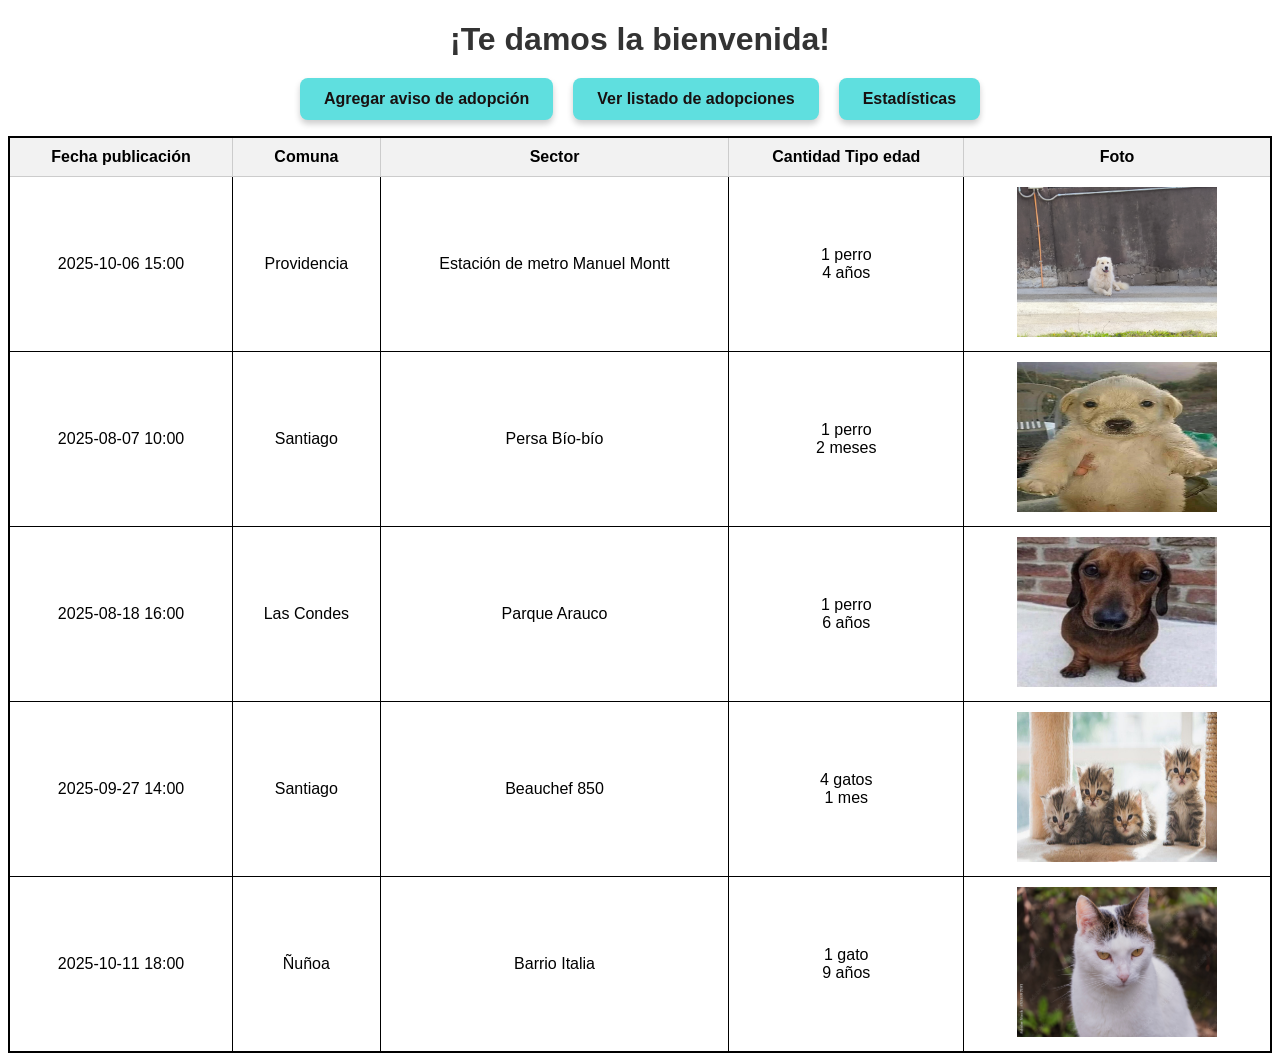
<file: index.html>
<!DOCTYPE html>
<html lang="es">
    <head>
        <meta charset="UTF-8">
        <title>Portada</title>
        <link rel="stylesheet" href="style.css">
    </head>
    <body>
        <h1 class="titulo-form">¡Te damos la bienvenida!</h1>
        <ul class="menu-botones">
            <li>
                <button class="boton-menu" onclick="window.location.href='agregar-aviso.html'">Agregar aviso de adopción</button>
            </li>
            <li>
                <button class="boton-menu"  onclick="window.location.href='ver-listado.html'">Ver listado de adopciones</button>
            </li>
            <li>
                <button class="boton-menu" onclick="window.location.href='estadisticas.html'">Estadísticas</button>
            </li>
        </ul>
        <div>
            <table class="mi-tabla">
                <tr>
                    <th>Fecha publicación</th>
                    <th>Comuna</th>
                    <th>Sector</th>
                    <th>Cantidad Tipo edad</th>
                    <th>Foto</th>
                </tr>
                <tr>
                    <td>2025-10-06 15:00</td>
                    <td>Providencia</td>
                    <td>Estación de metro Manuel Montt</td>
                    <td>1 perro <br> 
                        4 años</td>
                    <td><img src="Imagenes/brisa.jpg" alt="perro blanco" width="200" height="150"></td>
                </tr>
                <tr>
                    <td>2025-08-07 10:00</td>
                    <td>Santiago</td>
                    <td>Persa Bío-bío </td>
                    <td>1 perro <br> 
                        2 meses</td>
                    <td><img src="Imagenes/perro.jpg" alt="perro" width="200" height="150"></td>
                </tr>
                <tr>
                    <td>2025-08-18 16:00</td>
                    <td>Las Condes</td>
                    <td>Parque Arauco</td>
                    <td>1 perro <br> 
                        6 años</td>
                    <td><img src="Imagenes/salchicha.jpg" alt="perro salchicha" width="200" height="150"></td>
                </tr>
                <tr>
                    <td>2025-09-27 14:00</td>
                    <td>Santiago</td>
                    <td>Beauchef 850</td>
                    <td>4 gatos <br> 
                        1 mes</td>
                    <td><img src="Imagenes/gatitos.jpg" alt="gatitos" width="200" height="150"></td>
                </tr>
                <tr>
                    <td>2025-10-11 18:00</td>
                    <td>Ñuñoa</td>
                    <td>Barrio Italia</td>
                    <td>1 gato <br> 
                        9 años</td>
                    <td><img src="Imagenes/gato.jpg" alt="gato" width="200" height="150"></td>
                </tr>
            </table>
        </div>
    </body>
</html>
</file>
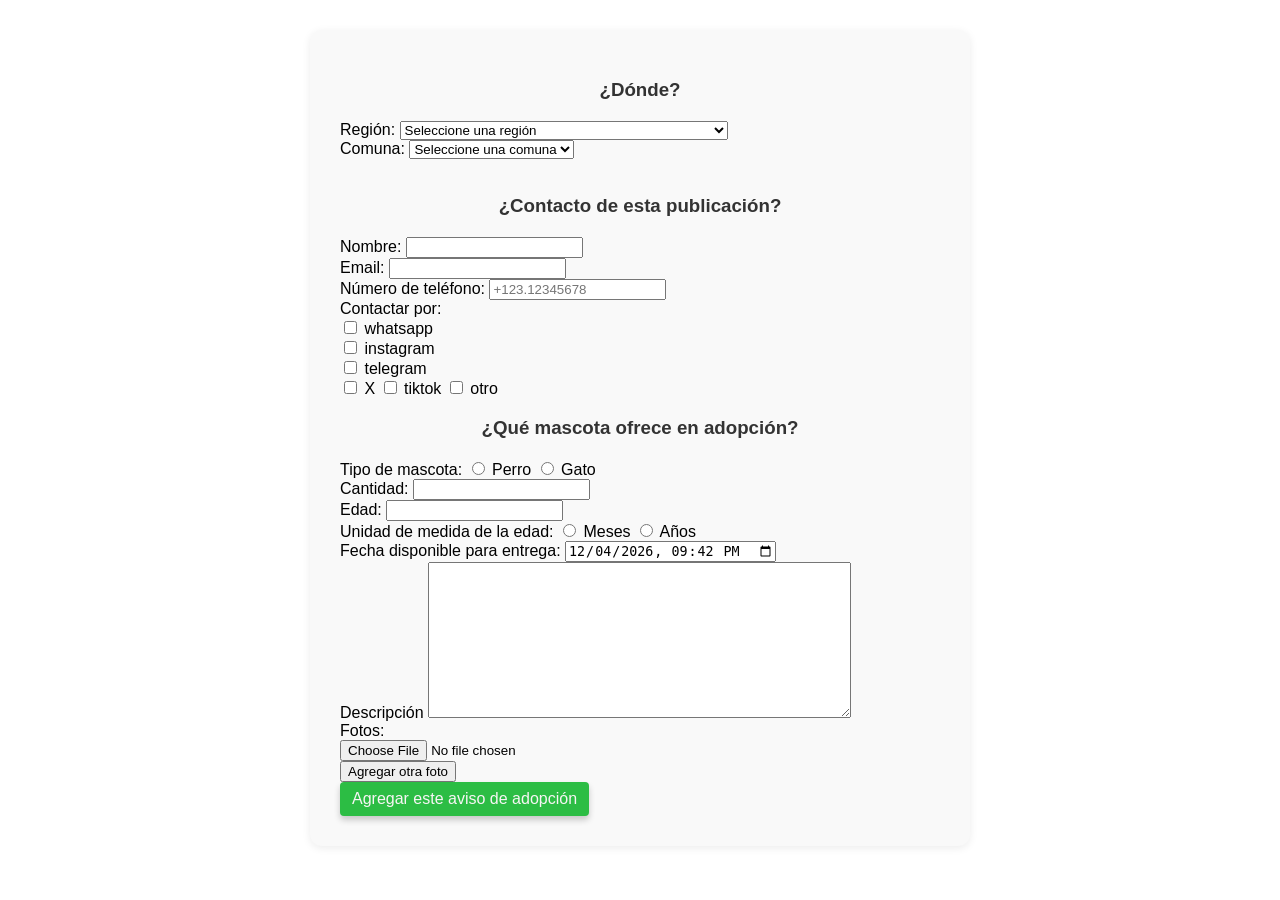
<file: agregar-aviso.html>
<!DOCTYPE html>
<html lang="es">
    <head>
        <meta charset="UTF-8">
        <title>Agregar aviso</title>
        <link rel="stylesheet" href="style.css">
    </head>
    <body>
        <div class="main-container">
            <div id="val-box" class="valid-box" hidden>
                <h2 id="val-msg"></h2>
                <ul id="val-list"></ul>
            </div>
            <form name="avisoForm" method="post" class="aviso-form" enctype="multipart/form-data">
                <div>
                    <h3 class="titulo-form">¿Dónde?</h3>
                    <label for="region">Región:</label>
                    <select name="region" id="region" required>
                        <option value="">Seleccione una región</option>
                    </select><br>
                    
                    <label for="comuna">Comuna:</label>
                    <select name="comuna" id="comuna" required>
                        <option value="">Seleccione una comuna</option>
                    </select><br>
                     
                    <label for="sector" style="display: none;">Sector</label>
                    <textarea name="sector" id="sector" maxlength="100" style="display: none;"></textarea><br>
                </div>
                <div>
                    <h3 class="titulo-form">¿Contacto de esta publicación?</h3>
                    <label for="nombre">Nombre:</label>
                    <input type="text" name="nombre" id="nombre" minlength="3" maxlength="200" required><br>

                    <label for="email">Email:</label>
                    <input type="email" name="email" id="email" maxlength="100" required><br>

                    <label for="celular">Número de teléfono:</label>
                    <input type="tel" name="celular" id="celular" placeholder="+123.12345678"><br>

                    <span>Contactar por:</span>
                    <div>
                        <input type="checkbox" name="whatsapp" onclick="revisaCheck(this);"> whatsapp
                        <input id="whatsapp" type="text" name="whatsapp-id" style="display:none;" minlength="4" maxlength="50"> <br>
                        <input type="checkbox" name="instagram" onclick="revisaCheck(this);"> instagram
                        <input id="instagram" type="text" name="instagram-id" style="display:none;" minlength="4" maxlength="50"><br>
                        <input type="checkbox" name="telegram" onclick="revisaCheck(this);"> telegram
                        <input id="telegram" type="text" name="telegram-id" style="display:none;" minlength="4" maxlength="50"><br>
                        <input type="checkbox" name="x" onclick="revisaCheck(this);" > X
                        <input id="x" type="text" name="x-id" style="display:none;" minlength="4" maxlength="50">
                        <input type="checkbox" name="tiktok" onclick="revisaCheck(this);"> tiktok
                        <input id="tiktok" type="text" name="tiktok-id" style="display:none;" minlength="4" maxlength="50">
                        <input type="checkbox" name="otro" onclick="revisaCheck(this);"> otro
                        <input id="otro" type="text" name="otro-id" style="display:none;" minlength="4" maxlength="50">
                    </div>
                </div>
                <div>
                    <h3 class="titulo-form">¿Qué mascota ofrece en adopción?</h3>
                    <div>
                        <span>Tipo de mascota:</span>
                        <input type="radio" id="perro" name="tipo" value="perro" required>
                        <label for="perro">Perro</label>
                        <input type="radio" id="gato" name="tipo" value="gato">
                        <label for="gato">Gato</label>
                    </div>
                    
                    <label for="cantidad">Cantidad:</label>
                    <input type="number" name="cantidad" id="cantidad"  min="1" required><br>

                    <label for="edad">Edad:</label>
                    <input type="number" name="edad" id="edad" min="1" required><br>    

                    <div>
                        <span>Unidad de medida de la edad:</span>
                        <input type="radio" id="meses" name="unidad" value="meses" required>
                        <label for="meses">Meses</label>
                        <input type="radio" id="años" name="unidad" value="años">
                        <label for="años">Años</label><br>
                    </div>           
                    
                    <label for="fecha-entrega">Fecha disponible para entrega:</label>
                    <input type="datetime-local" name="fecha-entrega" id="fecha-entrega" required><br>

                    <label for="descripcion">Descripción</label>
                    <textarea name="descripcion" id="descripcion" rows="10" cols="50"></textarea><br>
                    
                    <label for="fotos">Fotos:</label>
                    <div id="foto-container">
                        <input type="file" name="fotos" id="fotos" accept="image/*" required>
                    </div>
                    <button id="agregar-foto" type="button">Agregar otra foto</button>
                </div>
                <button id="agregar-btn" class="boton-agregar" type="button">Agregar este aviso de adopción</button>
            </form>
        </div>
        <script src="region_comuna.js"></script>
        <script src="formulario.js"></script>
        <script src="validador.js"></script>
    </body>
</file>
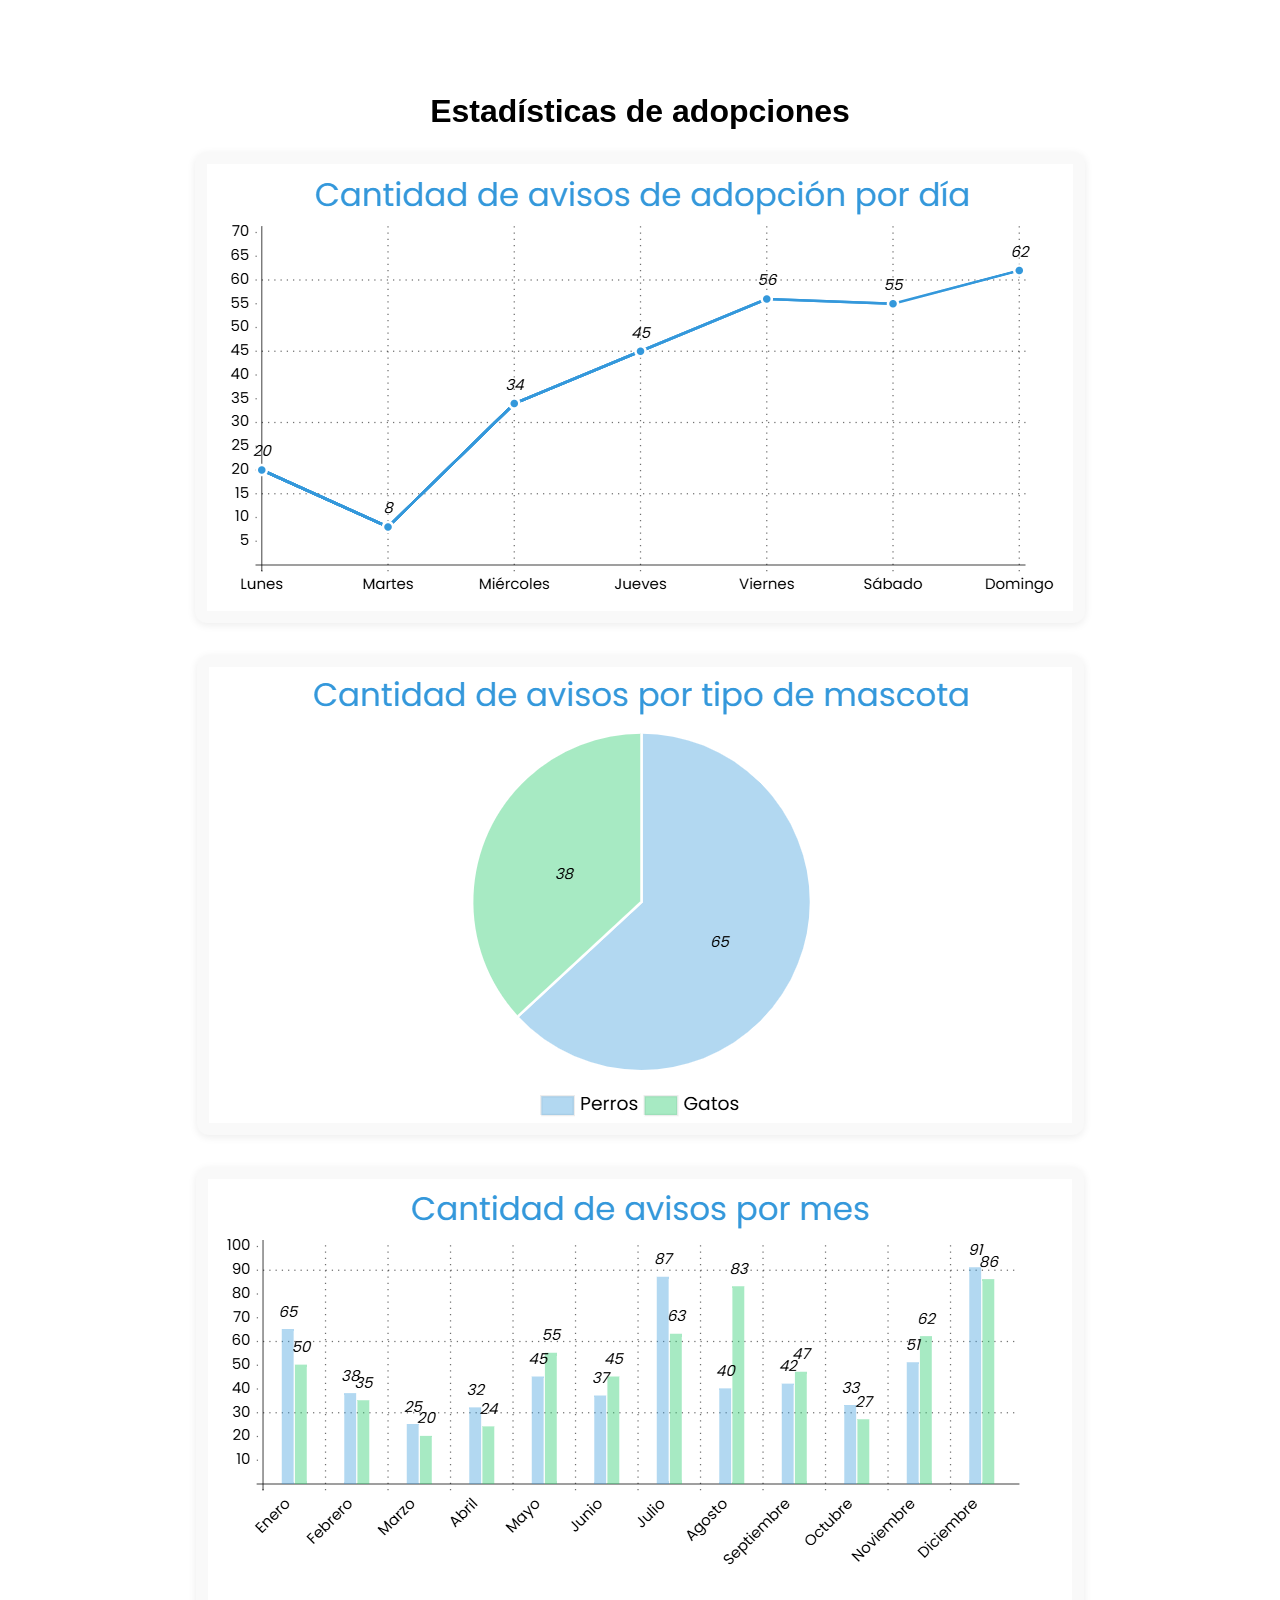
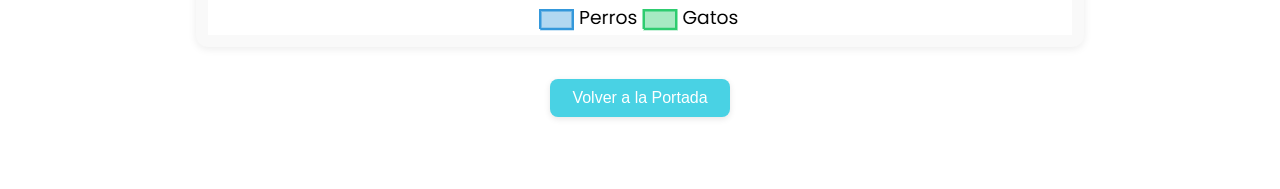
<file: estadisticas.html>
<!DOCTYPE html>
<html lang="es">
    <head>
        <meta charset="UTF-8">
        <title>Estadísticas</title>
        <link rel="stylesheet" href="style.css">
    </head>
    <body>
        <div class="estadisticas-container">
            <h1>Estadísticas de adopciones</h1>
            <div class="graficos">    
                <img src="Imagenes/Grafico-lineas.png" alt="grafico de linea" class="grafico">
                <img src="Imagenes/Grafico-torta.png" alt="grafico de torta" class="grafico">
                <img src="Imagenes/Grafico-barras.png" alt="grafico de barra" class="grafico">
            </div>

            <button class="boton-nav" onclick="window.location.href='index.html'">Volver a la Portada</button>
        </div>
    </body>
</html>
</file>
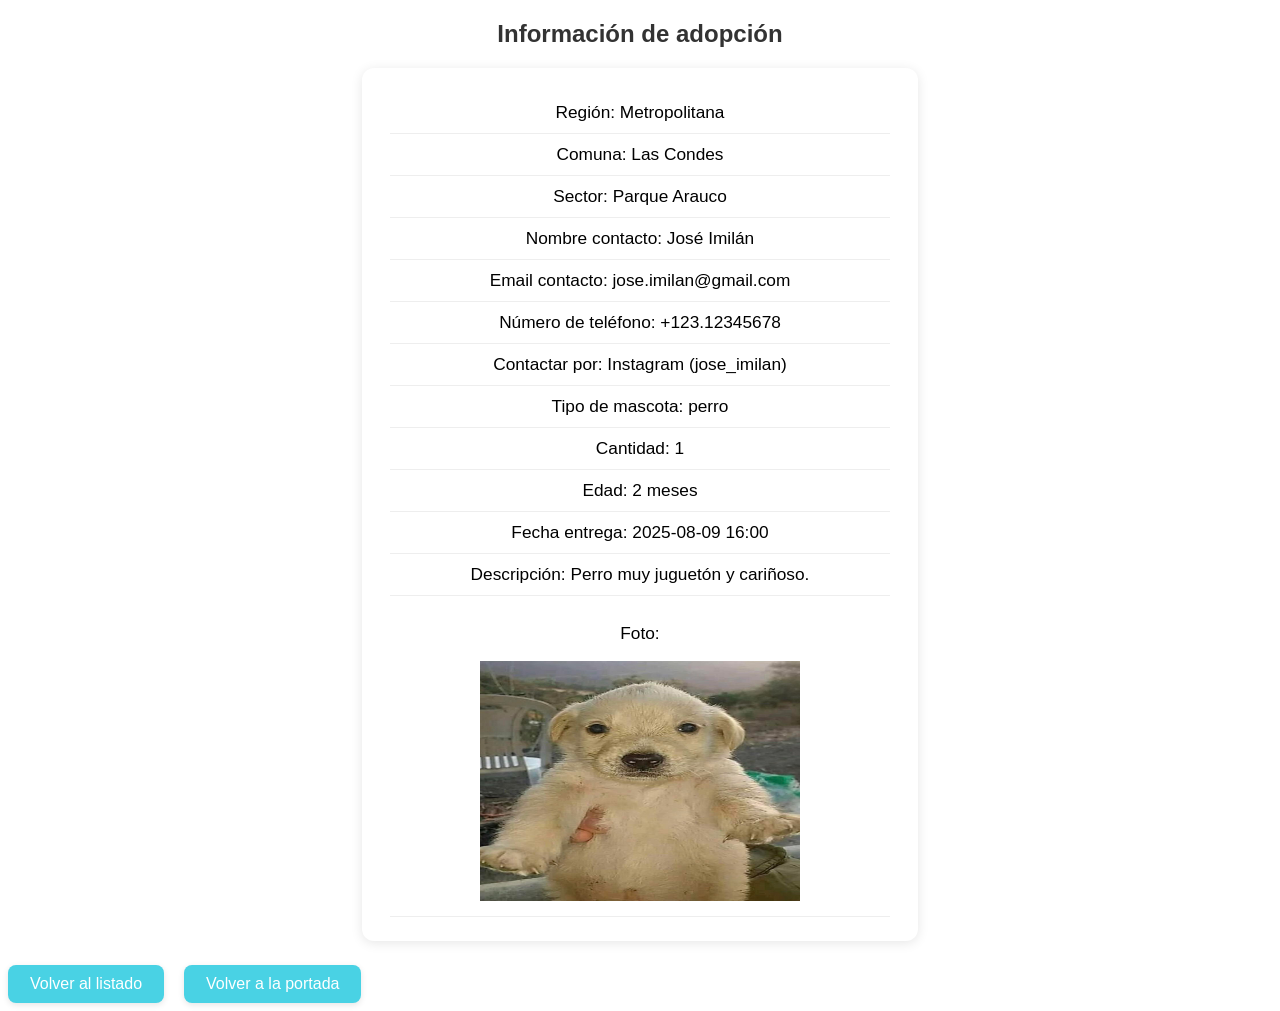
<file: informacion-adopcion.html>
<!DOCTYPE html>
<html lang="es">
    <head>
        <meta charset="UTF-8">
        <title>Información de adopción</title>
        <link rel="stylesheet" href="style.css">
    </head>
    <body>
        <div id="ventana-foto" class="ventana" style="display: none; position: relative; width: fit-content; margin: auto;">
            <button id="cerrar-vent-btn" style="position: absolute; top: 10px; right: 10px; background: #ff5c5c; border: none; color: white; font-size: 18px; border-radius: 50%; width: 30px; height: 30px; cursor: pointer;">✕</button>
            <img src="Imagenes/perro.jpg" alt="perro" width="800" height="600">
        </div>
        <div id="info">
            <h2 class="titulo-form">Información de adopción</h2>
            <ul class="lista-info">
                <li>Región: Metropolitana</li>
                <li>Comuna: Las Condes</li>
                <li>Sector: Parque Arauco</li>
                <li>Nombre contacto: José Imilán</li>
                <li>Email contacto: jose.imilan@gmail.com</li>
                <li>Número de teléfono: +123.12345678</li>
                <li>Contactar por: Instagram (jose_imilan)</li>
                <li>Tipo de mascota: perro</li>
                <li>Cantidad: 1</li>
                <li>Edad: 2 meses</li>
                <li>Fecha entrega: 2025-08-09 16:00</li>
                <li>Descripción: Perro muy juguetón y cariñoso.</li>
                <li><p>Foto:</p><img src="Imagenes/perro.jpg" alt="perro" width="320" height="240" id="imagen" style="cursor: pointer;"></li>
            </ul>
            <div style="display: flex; gap: 20px;">
                <button class="boton-nav" onclick="window.location.href='ver-listado.html'">Volver al listado</button>

                <button class="boton-nav" onclick="window.location.href='index.html'">Volver a la portada</button>
            </div>
        </div>
        <script src="ventana.js"></script>    
    </body>
</html>
</file>
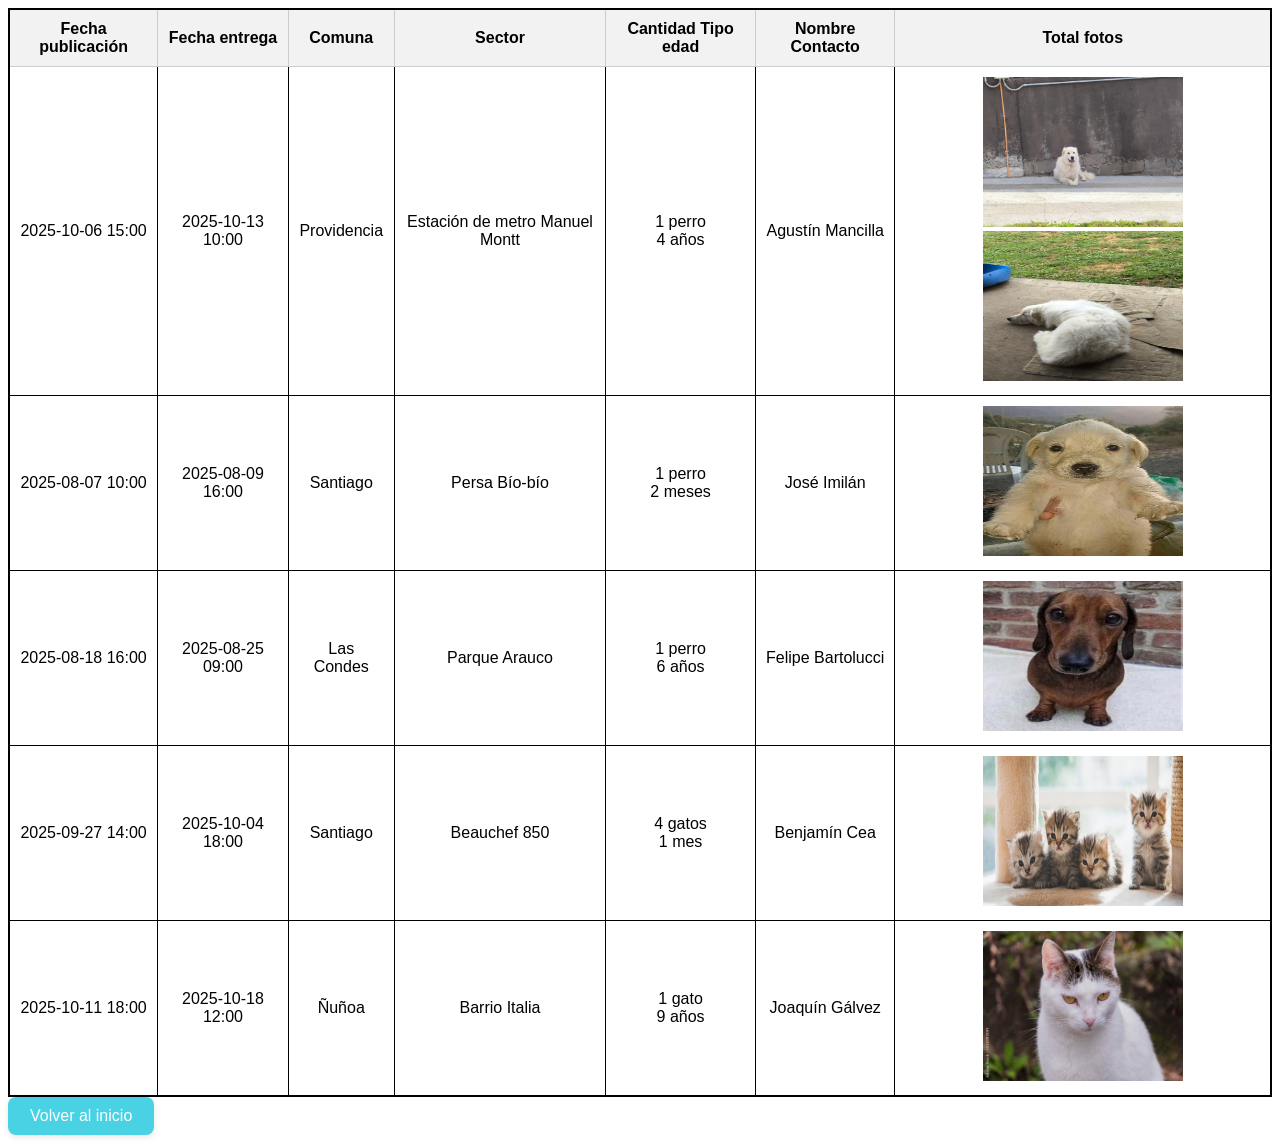
<file: ver-listado.html>
<!DOCTYPE html>
<html lang="es">
    <head>
        <meta charset="UTF-8">
        <title>Listado</title>
        <link rel="stylesheet" href="style.css">
    </head>
    <body>
        <table class="mi-tabla" style="cursor: pointer;" onclick="window.location.href='informacion-adopcion.html'">
            <tr>
                <th>Fecha publicación</th>
                <th>Fecha entrega</th>
                <th>Comuna</th>
                <th>Sector</th>
                <th>Cantidad Tipo edad</th>
                <th>Nombre Contacto</th>
                <th>Total fotos</th>
            </tr>
            <tr>
                <td>2025-10-06 15:00</td>
                <td>2025-10-13 10:00</td>
                <td>Providencia</td>
                <td>Estación de metro Manuel Montt</td>
                <td>1 perro <br> 
                    4 años</td>
                <td>Agustín Mancilla</td>
                <td><img src="Imagenes/brisa.jpg" alt="perro blanco" width="200" height="150">
                <img src="Imagenes/brisa2.jpg" alt="perro blanco acostado" width="200" height="150"></td>
            </tr>
            <tr>
                <td>2025-08-07 10:00</td>
                <td>2025-08-09 16:00</td>
                <td>Santiago</td>
                <td>Persa Bío-bío</td>
                <td>1 perro <br> 
                    2 meses</td>
                <td>José Imilán</td>
                <td><img src="Imagenes/perro.jpg" alt="perro" width="200" height="150"></td>
            </tr>
            <tr>
                <td>2025-08-18 16:00</td>
                <td>2025-08-25 09:00</td>
                <td>Las Condes</td>
                <td>Parque Arauco</td>
                <td>1 perro <br> 
                    6 años</td>
                <td>Felipe Bartolucci</td>
                <td><img src="Imagenes/salchicha.jpg" alt="perro salchicha" width="200" height="150"></td>
            </tr>
            <tr>
                <td>2025-09-27 14:00</td>
                <td>2025-10-04 18:00</td>
                <td>Santiago</td>
                <td>Beauchef 850</td>
                <td>4 gatos <br> 
                    1 mes</td>
                <td>Benjamín Cea</td>
                <td><img src="Imagenes/gatitos.jpg" alt="gatitos" width="200" height="150"></td>
            </tr>
            <tr>
                <td>2025-10-11 18:00</td>
                <td>2025-10-18 12:00</td>
                <td>Ñuñoa</td>
                <td>Barrio Italia</td>
                <td>1 gato <br> 
                    9 años</td>
                <td>Joaquín Gálvez</td>
                <td><img src="Imagenes/gato.jpg" alt="gato" width="200" height="150"></td>
            </tr>
        </table>
        <button class="boton-nav" onclick="window.location.href='index.html'">Volver al inicio</button>
    </body>
</file>
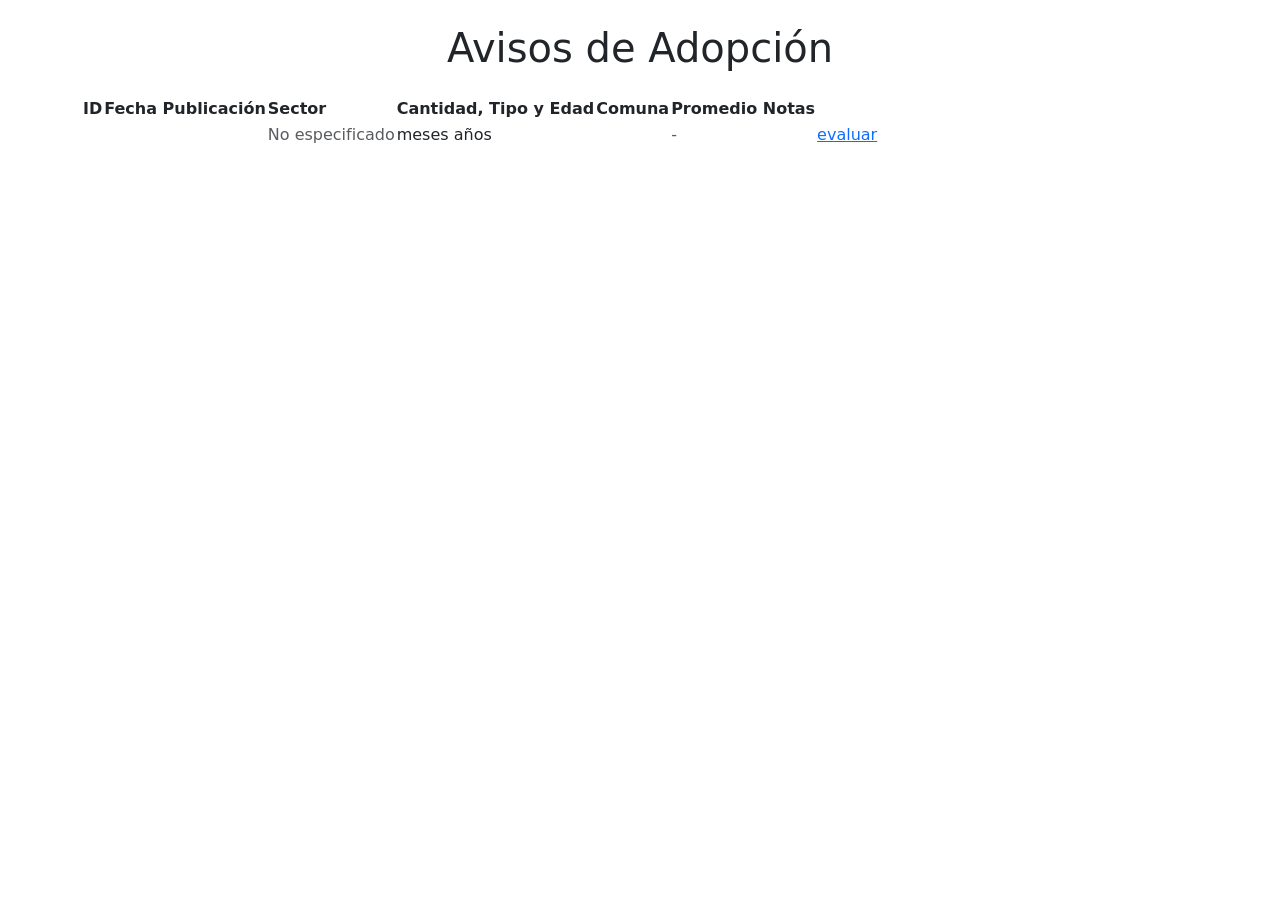
<file: tarea4/src/main/resources/templates/evaluacion.html>
<!DOCTYPE html>
<html lang="es" xmlns:th="http://www.thymeleaf.org">
<head>
    <meta charset="UTF-8">
    <meta name="viewport" content="width=device-width, initial-scale=1.0">
    <title>Avisos de Adopción</title>
    <link href="https://cdn.jsdelivr.net/npm/bootstrap@5.1.3/dist/css/bootstrap.min.css" rel="stylesheet">
    <link rel="stylesheet" th:href="@{/css/style.css}">
</head>
<body>
    <div class="container mt-4">        
        <h1 class="text-center mb-4">Avisos de Adopción</h1>
        <div>
            <table class="mi-tabla">
                <thead>
                    <tr>
                        <th>ID</th>
                        <th>Fecha Publicación</th>
                        <th>Sector</th>
                        <th>Cantidad, Tipo y Edad</th>
                        <th>Comuna</th>
                        <th>Promedio Notas</th>
                        <th></th>
                    </tr>
                </thead>
                <tbody>
                    <tr th:each="aviso : ${avisos}">
                        <td th:text="${aviso.id}"></td>
                        <td th:text="${aviso.fecha_publicacion}"></td>
                        <td>
                            <span th:if="${aviso.sector != null and aviso.sector != ''}" th:text="${aviso.sector}"></span>
                            <span th:if="${aviso.sector == null or aviso.sector == ''}" class="text-muted">No especificado</span>
                        </td>
                        <td>
                            <span th:text="${aviso.cantidad}"></span>
                            <span th:text="${aviso.tipo}"></span>
                            <span th:text="${aviso.edad}"></span>
                            <span th:if="${aviso.unidad_medida == 'm'}">meses</span>
                            <span th:if="${aviso.unidad_medida == 'a'}">años</span>
                        </td>
                        <td th:text="${aviso.comuna}"></td>
                        <td>
                            <span th:if="${aviso.promedio_notas != 'nu'}" 
                                  th:text="${aviso.promedio_notas}" ></span>
                            <span th:if="${aviso.promedio_notas == 'nu'}" 
                                  class="text-muted">-</span>
                        </td>
                        <td>
                            <span class="text-primary text-decoration-underline" style="cursor:pointer;">evaluar</span>
                        </td>
                    </tr>
                </tbody>
            </table>
        </div>
    </div>
</div>
</body>
<script th:src="@{/js/evaluar.js}"></script>
</html>
</file>
<file: style.css>
.mi-tabla {
    border: 2px solid black; 
    width: 100% ;
    font-family: Arial, sans-serif;
    border-collapse: collapse;
    padding: 10px; 
    text-align: center;
}
.mi-tabla th {
    background-color: #f2f2f2;   
    padding: 10px;
    border: 1px solid #ccc;     
}
.mi-tabla td {
    border: 1px solid black;    
    padding: 10px;              
}

.menu-botones {
    display: flex;              
    justify-content: center;    
    gap: 20px;                  
    list-style: none;           
    padding: 0;
}

.boton-menu {
    background: #5fdfdf; 
    color: rgb(24, 16, 16);                 
    border: none;                  
    padding: 12px 24px;           
    font-size: 16px;               
    font-weight: bold;             
    border-radius: 8px;            
    cursor: pointer;               
    box-shadow: 0 4px 6px rgba(0,0,0,0.2); 
}

.boton-agregar {
    background: #2cbd44; 
    color: rgb(248, 245, 245);                 
    border: none;                  
    padding: 8px 12px;           
    font-size: 16px;                     
    border-radius: 4px;            
    cursor: pointer;               
    box-shadow: 0 4px 6px rgba(0,0,0,0.2); 
}
.boton-rechazar{
    background: #f22222; 
    color: rgb(248, 245, 245);                 
    border: none;                  
    padding: 8px 12px;           
    font-size: 16px;                     
    border-radius: 4px;            
    cursor: pointer;               
    box-shadow: 0 4px 6px rgba(0,0,0,0.2);
    
}
.aviso-form {
    background: #f9f9f9;
    padding: 30px;
    font-family: Arial, sans-serif;
    border-radius: 12px;
    box-shadow: 0 2px 8px rgba(0,0,0,0.08);
    max-width: 600px;
    margin: 30px auto;
}

.titulo-form {
    text-align: center;
    font-family: Arial, sans-serif;
    color: #333;
    margin-bottom: 20px;
}

.valid-box {
    max-width: 600px;
    margin: 20px auto;
    padding: 18px;
    font-family: Arial, sans-serif;
    border-left: 6px solid #4CAF50;
    border-radius: 8px;
    background: #ddffdd;
    box-shadow: 0 2px 8px rgba(0,0,0,0.06);
}

.ventana {
    background: #fff;
    box-shadow: 0 2px 12px rgba(0,0,0,0.12);
    border-radius: 14px;
    padding: 24px;
    margin-top: 40px;
}

.lista-info {
    list-style: none;
    padding: 24px 28px;
    margin: 0 auto 24px auto;
    max-width: 500px;
    background: #fff;
    border-radius: 12px;
    box-shadow: 0 2px 12px rgba(0,0,0,0.10);
    font-family: Arial, sans-serif;
    font-size: 1.08em;
    display: flex;
    flex-direction: column;
    align-items: center;
}
.lista-info li {
    width: 100%;
    padding: 10px 0;
    border-bottom: 1px solid #eee;
    text-align: center;
}

.boton-nav {
    background: #49d2e4;
    color: #fff;
    border: none;
    border-radius: 8px;
    padding: 10px 22px;
    font-size: 16px;
    cursor: pointer;
    box-shadow: 0 2px 6px rgba(0,0,0,0.10);
    transition: background 0.2s;
}

.estadisticas-container {
    max-width: 1100px;
    margin: 40px auto;
    font-family: Arial, sans-serif;
    border-radius: 16px;
    padding: 32px 24px;
    text-align: center;
}

.graficos {
    display: flex;
    flex-direction: column;
    gap: 32px;
    align-items: center;
    justify-content: center;  
    margin-bottom: 32px;
}
.grafico {
    max-width: 100%;
    height: auto;
    border-radius: 12px;
    box-shadow: 0 2px 8px rgba(0,0,0,0.08);
    background: #f9f9f9;
    padding: 12px;
}
</file>
